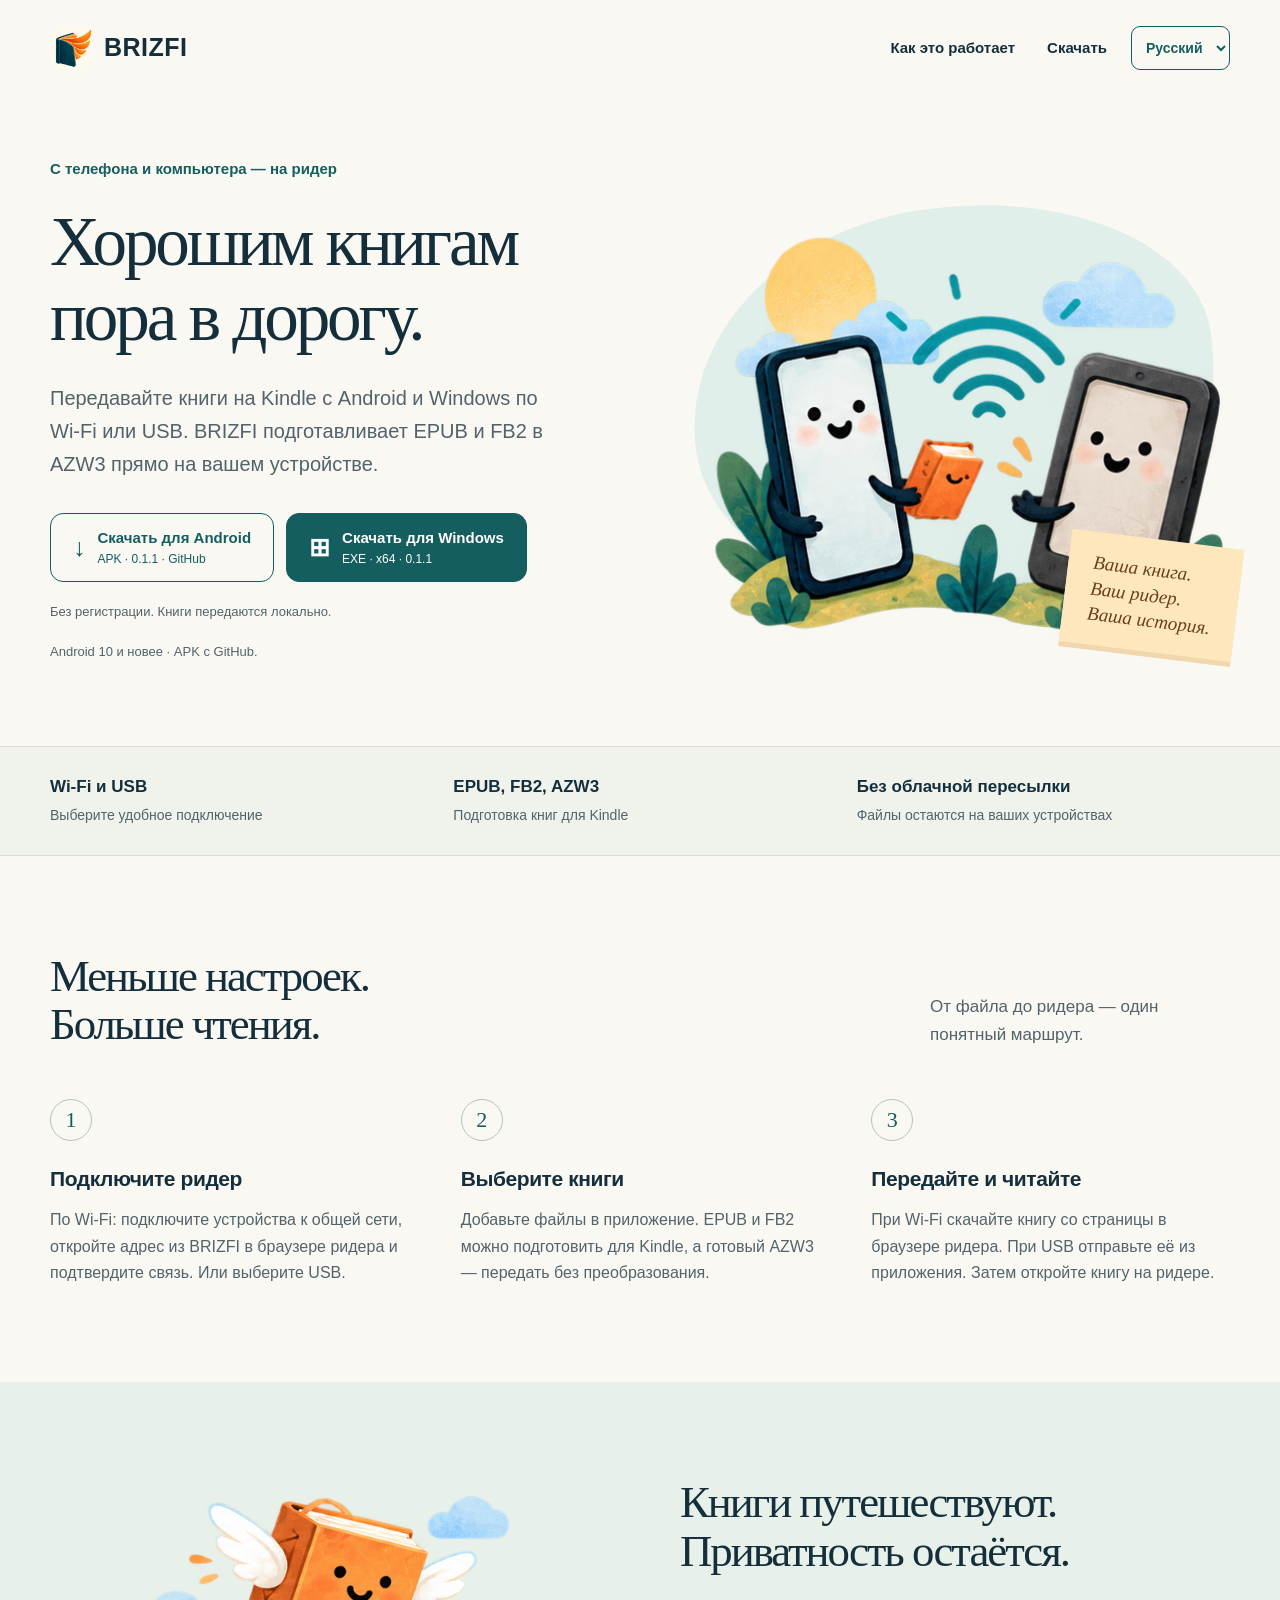
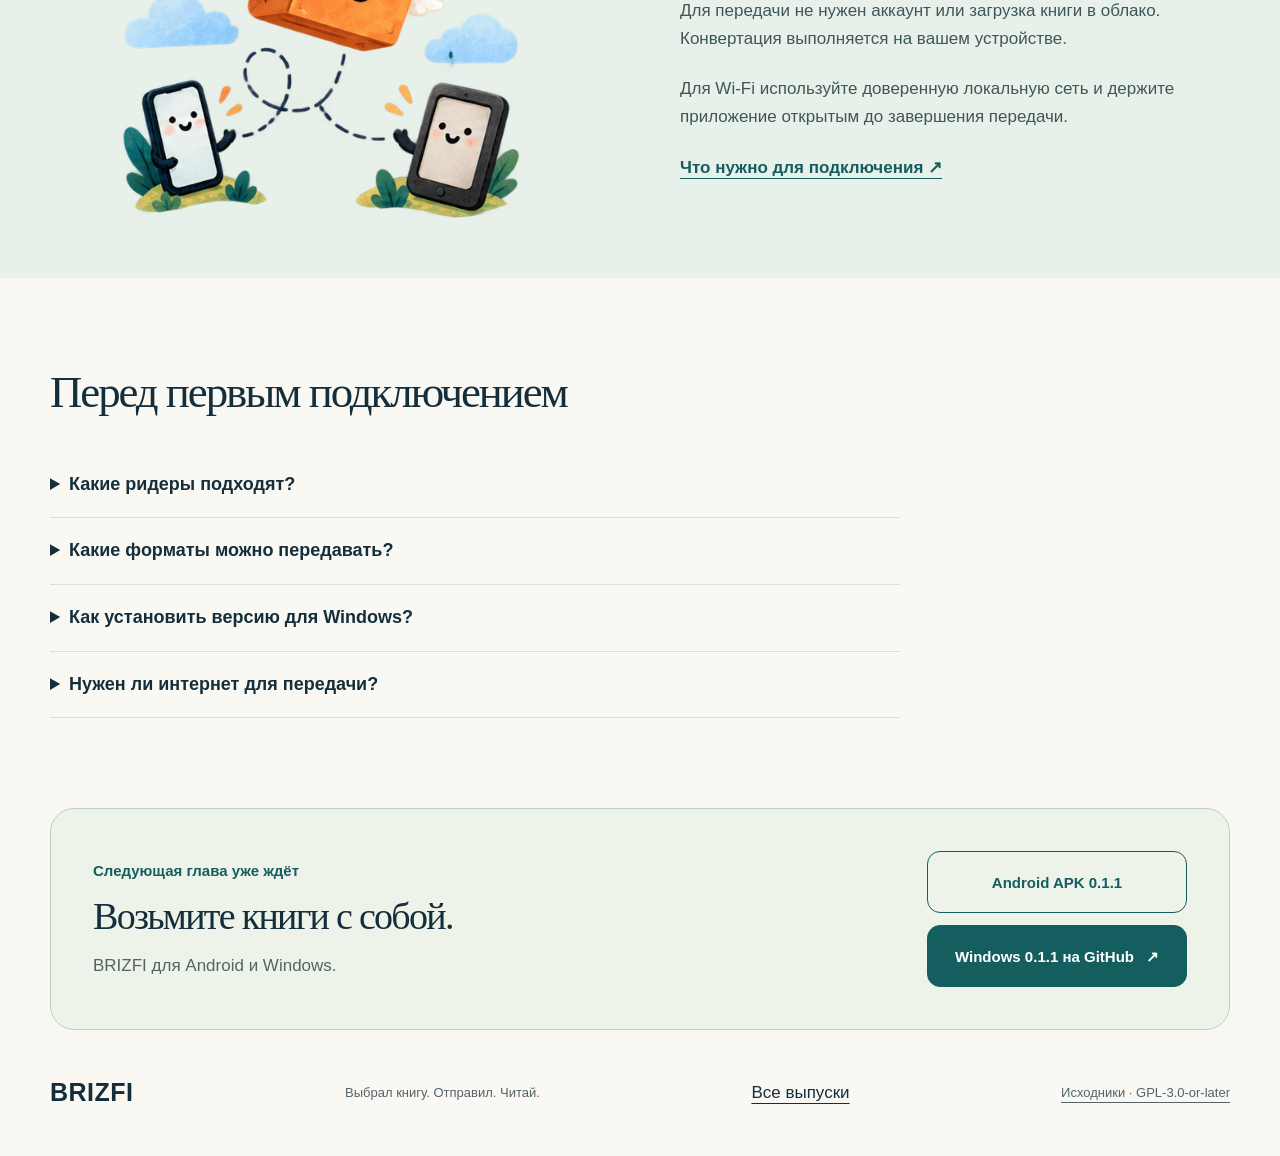
<file: website/index.html>
<!doctype html>
<html lang="ru">
<head>
  <meta charset="utf-8">
  <meta name="google-site-verification" content="7OzxYfjmSGLtBDG_-gRM6zu0zlJpoyIR3Wr3y_saOBA" />
  <meta name="viewport" content="width=device-width, initial-scale=1">
  <meta name="theme-color" content="#155e60">
  <link rel="icon" href="assets/app-icon-v3.png" type="image/png">
  <link rel="stylesheet" href="styles.css?v=languages-1">
  <script src="languages.js?v=seo-2" defer></script>
  <!-- SEO: generated by build_seo.py -->
  <title>BRIZFI — передача книг на Kindle с Android и Windows</title>
  <meta name="description" content="Передавайте книги на Kindle по Wi-Fi или USB с Android и Windows. BRIZFI подготавливает EPUB и FB2 в AZW3 локально, без регистрации и загрузки книг в облако.">
  <meta name="robots" content="index, follow, max-image-preview:large">
  <link rel="canonical" href="https://mkulkov.github.io/brizfi-downloads/">
  <link rel="alternate" hreflang="ru" href="https://mkulkov.github.io/brizfi-downloads/">
  <link rel="alternate" hreflang="en" href="https://mkulkov.github.io/brizfi-downloads/en/">
  <link rel="alternate" hreflang="x-default" href="https://mkulkov.github.io/brizfi-downloads/">
  <link rel="sitemap" type="application/xml" href="https://mkulkov.github.io/brizfi-downloads/sitemap.xml">
  <meta property="og:type" content="website">
  <meta property="og:site_name" content="BRIZFI">
  <meta property="og:locale" content="ru_RU">
  <meta property="og:locale:alternate" content="en_US">
  <meta property="og:url" content="https://mkulkov.github.io/brizfi-downloads/">
  <meta property="og:title" content="BRIZFI — передача книг на Kindle с Android и Windows">
  <meta property="og:description" content="Передавайте книги на Kindle по Wi-Fi или USB с Android и Windows. BRIZFI подготавливает EPUB и FB2 в AZW3 локально, без регистрации и загрузки книг в облако.">
  <meta property="og:image" content="https://mkulkov.github.io/brizfi-downloads/assets/app-icon-v3.png">
  <meta property="og:image:alt" content="BRIZFI">
  <meta name="twitter:card" content="summary">
  <meta name="twitter:title" content="BRIZFI — передача книг на Kindle с Android и Windows">
  <meta name="twitter:description" content="Передавайте книги на Kindle по Wi-Fi или USB с Android и Windows. BRIZFI подготавливает EPUB и FB2 в AZW3 локально, без регистрации и загрузки книг в облако.">
  <meta name="twitter:image" content="https://mkulkov.github.io/brizfi-downloads/assets/app-icon-v3.png">
  <script type="application/ld+json">
{
  "@context": "https://schema.org",
  "@graph": [
    {
      "@type": "WebSite",
      "@id": "https://mkulkov.github.io/brizfi-downloads/#website",
      "url": "https://mkulkov.github.io/brizfi-downloads/",
      "name": "BRIZFI",
      "inLanguage": [
        "ru",
        "en"
      ]
    },
    {
      "@type": "WebPage",
      "@id": "https://mkulkov.github.io/brizfi-downloads/#webpage",
      "url": "https://mkulkov.github.io/brizfi-downloads/",
      "name": "BRIZFI — передача книг на Kindle с Android и Windows",
      "description": "Передавайте книги на Kindle по Wi-Fi или USB с Android и Windows. BRIZFI подготавливает EPUB и FB2 в AZW3 локально, без регистрации и загрузки книг в облако.",
      "inLanguage": "ru",
      "isPartOf": {
        "@id": "https://mkulkov.github.io/brizfi-downloads/#website"
      },
      "about": {
        "@id": "https://mkulkov.github.io/brizfi-downloads/#application"
      }
    },
    {
      "@type": "SoftwareApplication",
      "@id": "https://mkulkov.github.io/brizfi-downloads/#application",
      "name": "BRIZFI",
      "url": "https://mkulkov.github.io/brizfi-downloads/",
      "applicationCategory": "UtilitiesApplication",
      "operatingSystem": "Android, Windows",
      "description": "Передавайте книги на Kindle по Wi-Fi или USB с Android и Windows. BRIZFI подготавливает EPUB и FB2 в AZW3 локально, без регистрации и загрузки книг в облако.",
      "image": "https://mkulkov.github.io/brizfi-downloads/assets/app-icon-v3.png",
      "license": "https://www.gnu.org/licenses/gpl-3.0.html",
      "downloadUrl": "https://github.com/mkulkov/brizfi-downloads/releases"
    }
  ]
}
  </script>
  <!-- /SEO -->
</head>
<body>
  <a class="skip" href="#main" data-i18n="skip">К содержимому</a>
  <header class="wrap header">
    <a class="brand" href="#" aria-label="BRIZFI — на главную" data-i18n-aria-label="homeLabel"><img src="assets/app-icon-v3.png" width="44" height="44" alt="">BRIZFI</a>
    <nav aria-label="Основная навигация" data-i18n-aria-label="navLabel"><a href="#how" data-i18n="navHow">Как это работает</a><a href="#download" data-i18n="navDownload">Скачать</a></nav>
    <label class="language-picker">
      <span class="sr-only">Язык / Language</span>
      <select id="language" aria-label="Язык / Language">
        <option value="ru" lang="ru">Русский</option>
        <option value="en" lang="en">English</option>
      </select>
    </label>
    <noscript><a href="./" hreflang="ru" lang="ru">Русский</a> · <a href="en/" hreflang="en" lang="en">English</a></noscript>
  </header>
  <main id="main">
    <section class="wrap hero" aria-labelledby="hero-title">
      <div class="hero-copy">
        <p class="intro" data-i18n="intro">С телефона и компьютера — на ридер</p>
        <h1 id="hero-title" data-i18n="hero">Хорошим книгам<br>пора в дорогу.</h1>
        <p class="lead" data-i18n="lead">Передавайте книги на Kindle с Android и Windows по Wi-Fi или USB. BRIZFI подготавливает EPUB и FB2 в AZW3 прямо на вашем устройстве.</p>
        <div class="actions">
          <a class="button secondary" href="https://github.com/mkulkov/brizfi-downloads/releases/download/v0.1.1/BRIZFI-0.1.1-3-android.apk"><span aria-hidden="true">↓</span><span data-i18n="storeHero">Скачать для Android<small>APK · 0.1.1 · GitHub</small></span></a>
          <a class="button primary" href="https://github.com/mkulkov/brizfi-downloads/releases/download/v0.1.1/BRIZFI-0.1.1-windows-x64-setup.exe"><span aria-hidden="true">⊞</span><span data-i18n="windowsHero">Скачать для Windows<small>EXE · x64 · 0.1.1</small></span></a>
        </div>
        <p class="quiet" data-i18n="local">Без регистрации. Книги передаются локально.</p><p class="quiet" data-i18n="storePending">Android 10 и новее · APK с GitHub.</p>
      </div>
      <div class="hero-art"><div class="art-disc"></div><img src="assets/connect.png" width="768" height="768" alt="Телефон передаёт книгу электронному ридеру" data-i18n-alt="connectAlt"><span class="paper-note" data-i18n="note">Ваша книга.<br>Ваш ридер.<br>Ваша история.</span></div>
    </section>
    <div class="benefit-band"><div class="wrap benefits"><p><strong data-i18n="connections">Wi-Fi и USB</strong><span data-i18n="connectionHint">Выберите удобное подключение</span></p><p><strong>EPUB, FB2, AZW3</strong><span data-i18n="kindleFormats">Подготовка книг для Kindle</span></p><p><strong data-i18n="noCloud">Без облачной пересылки</strong><span data-i18n="yourDevices">Файлы остаются на ваших устройствах</span></p></div></div>
    <section id="how" class="wrap how" aria-labelledby="how-title">
      <div class="section-heading"><h2 id="how-title" data-i18n="howTitle">Меньше настроек.<br>Больше чтения.</h2><p data-i18n="howIntro">От файла до ридера — один понятный маршрут.</p></div>
      <ol class="steps"><li><span class="step-number">1</span><h3 data-i18n="step1Title">Подключите ридер</h3><p data-i18n="step1">По Wi-Fi: подключите устройства к общей сети, откройте адрес из BRIZFI в браузере ридера и подтвердите связь. Или выберите USB.</p></li><li><span class="step-number">2</span><h3 data-i18n="step2Title">Выберите книги</h3><p data-i18n="step2">Добавьте файлы в приложение. EPUB и FB2 можно подготовить для Kindle, а готовый AZW3 — передать без преобразования.</p></li><li><span class="step-number">3</span><h3 data-i18n="step3Title">Передайте и читайте</h3><p data-i18n="step3">При Wi-Fi скачайте книгу со страницы в браузере ридера. При USB отправьте её из приложения. Затем откройте книгу на ридере.</p></li></ol>
    </section>
    <section class="reading-section"><div class="wrap reading"><img src="assets/transfer.png" width="768" height="768" loading="lazy" alt="Книжная посылка летит от телефона к ридеру" data-i18n-alt="transferAlt"><div><h2 data-i18n="privacyTitle">Книги путешествуют.<br>Приватность остаётся.</h2><p data-i18n="privacy">Для передачи не нужен аккаунт или загрузка книги в облако. Конвертация выполняется на вашем устройстве.</p><p data-i18n="network">Для Wi-Fi используйте доверенную локальную сеть и держите приложение открытым до завершения передачи.</p><a class="text-link" href="#compatibility" data-i18n="requirements">Что нужно для подключения <span aria-hidden="true">↗</span></a></div></div></section>
    <section id="compatibility" class="wrap compatibility" aria-labelledby="compat-title"><h2 id="compat-title" data-i18n="compatTitle">Перед первым подключением</h2><div class="faq">
      <details><summary data-i18n="faq1Title">Какие ридеры подходят?</summary><p data-i18n="faq1">Передача и открытие тестовых книг подтверждены на Kindle Basic 2024. Для Windows также подтверждена передача EPUB по USB на NOOK. Другие модели и сочетания способов подключения требуют отдельной проверки.</p></details>
      <details><summary data-i18n="faq2Title">Какие форматы можно передавать?</summary><p data-i18n="faq2">Для Kindle предусмотрена подготовка EPUB и FB2 в AZW3; готовый AZW3 передаётся без изменений. Для поддерживаемого NOOK используется EPUB. Возможность открытия зависит от ридера. Книги с DRM не поддерживаются.</p></details>
      <details><summary data-i18n="faq3Title">Как установить версию для Windows?</summary><p data-i18n="faq3">Скачайте установщик EXE для Windows x64 и запустите его. Выберите папку установки. После установки откройте BRIZFI из меню «Пуск». Права администратора не нужны. Переносимый ZIP также доступен в релизе на GitHub.</p></details>
      <details><summary data-i18n="faq4Title">Нужен ли интернет для передачи?</summary><p data-i18n="faq4">Для локальной передачи интернет не требуется. Для Wi-Fi устройства должны находиться в одной сети, а браузер ридера — открывать локальную страницу. Трафик HTTP не шифруется, поэтому используйте доверенную сеть. Интернет нужен для скачивания приложения.</p></details>
    </div></section>
    <section id="download" class="wrap download" aria-labelledby="download-title"><div><p class="intro" data-i18n="downloadIntro">Следующая глава уже ждёт</p><h2 id="download-title" data-i18n="downloadTitle">Возьмите книги с собой.</h2><p data-i18n="platforms">BRIZFI для Android и Windows.</p></div><div class="actions"><a class="button secondary" href="https://github.com/mkulkov/brizfi-downloads/releases/download/v0.1.1/BRIZFI-0.1.1-3-android.apk" data-i18n="store">Android APK 0.1.1</a><a class="button primary" href="https://github.com/mkulkov/brizfi-downloads/releases/download/v0.1.1/BRIZFI-0.1.1-windows-x64-setup.exe" data-i18n="windows">Windows 0.1.1 на GitHub <span aria-hidden="true">↗</span></a></div></section>
  </main>
  <footer class="wrap footer"><a class="brand" href="#">BRIZFI</a><p data-i18n="tagline">Выбрал книгу. Отправил. Читай.</p><a href="https://github.com/mkulkov/brizfi-downloads/releases" data-i18n="releases">Все выпуски</a><a href="https://github.com/mkulkov/brizfi-downloads" data-i18n="source">Исходники · GPL-3.0-or-later</a></footer>
</body>
</html>
</file>
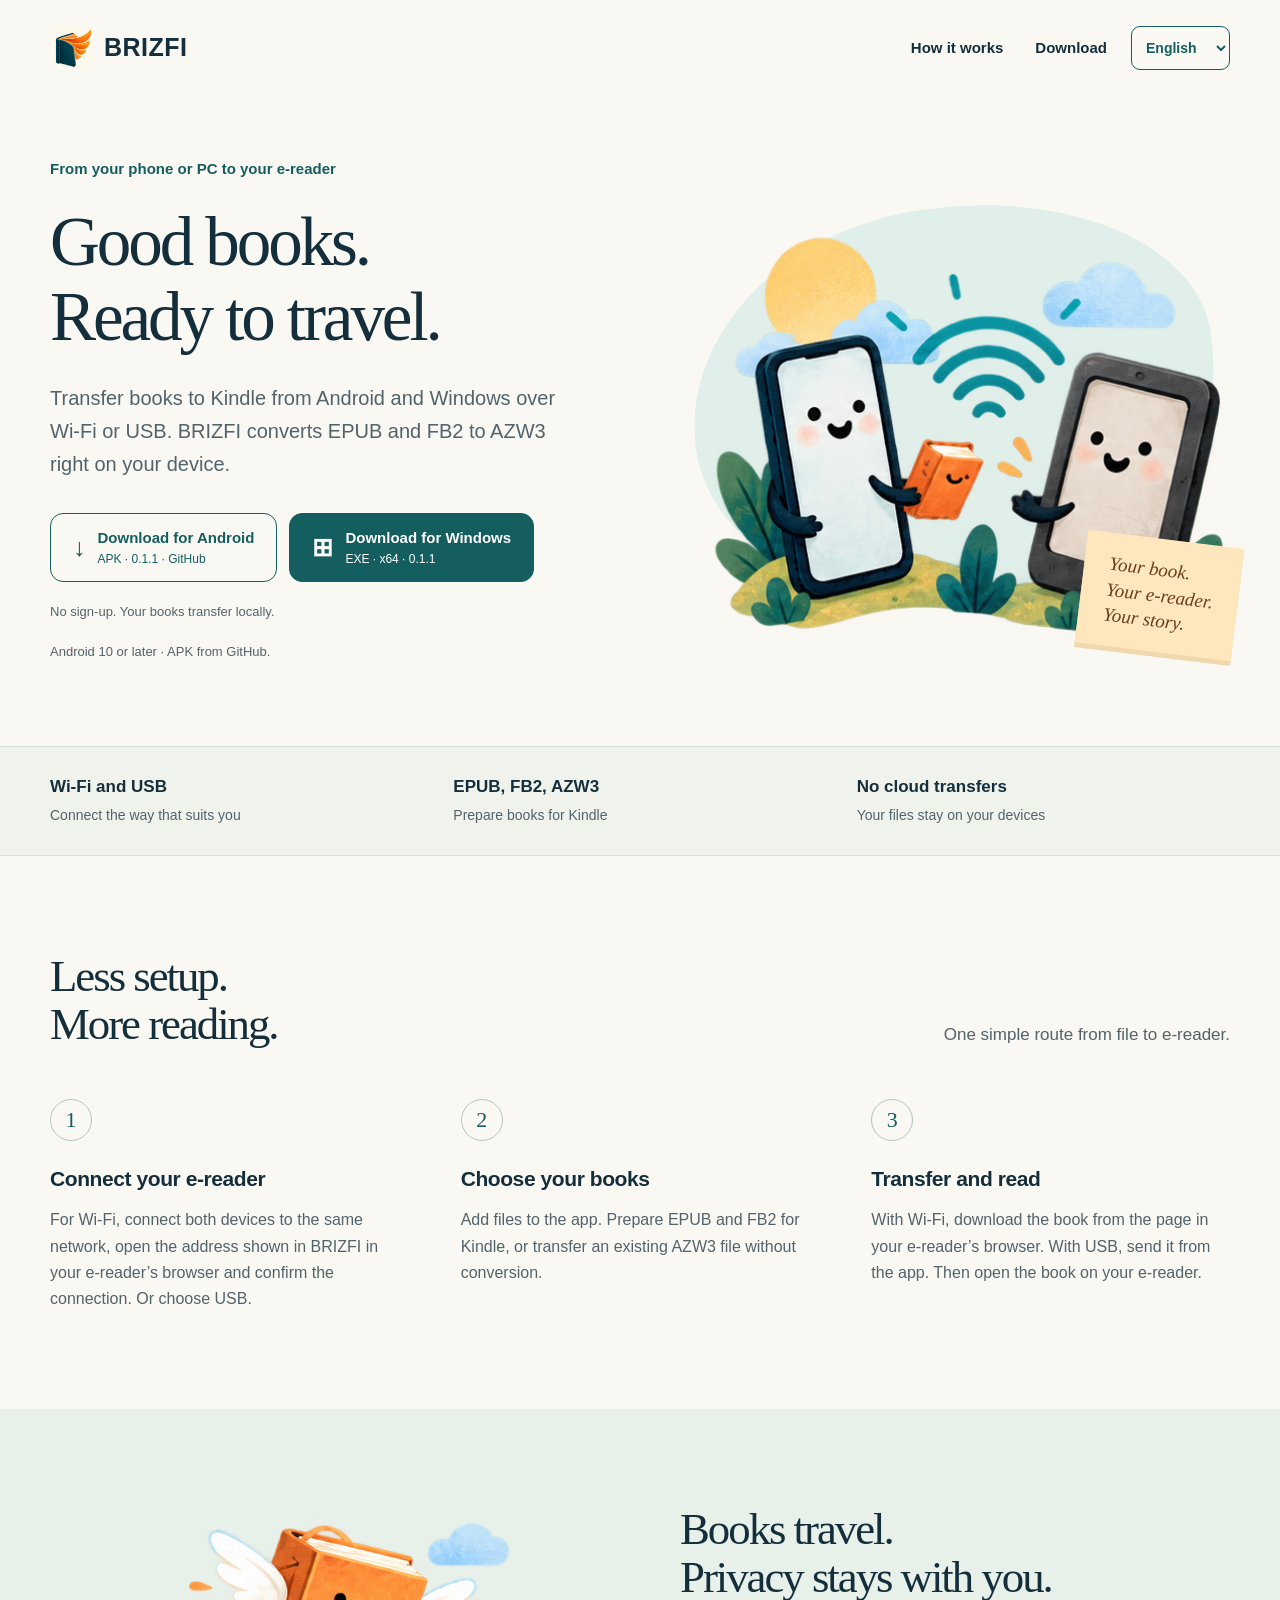
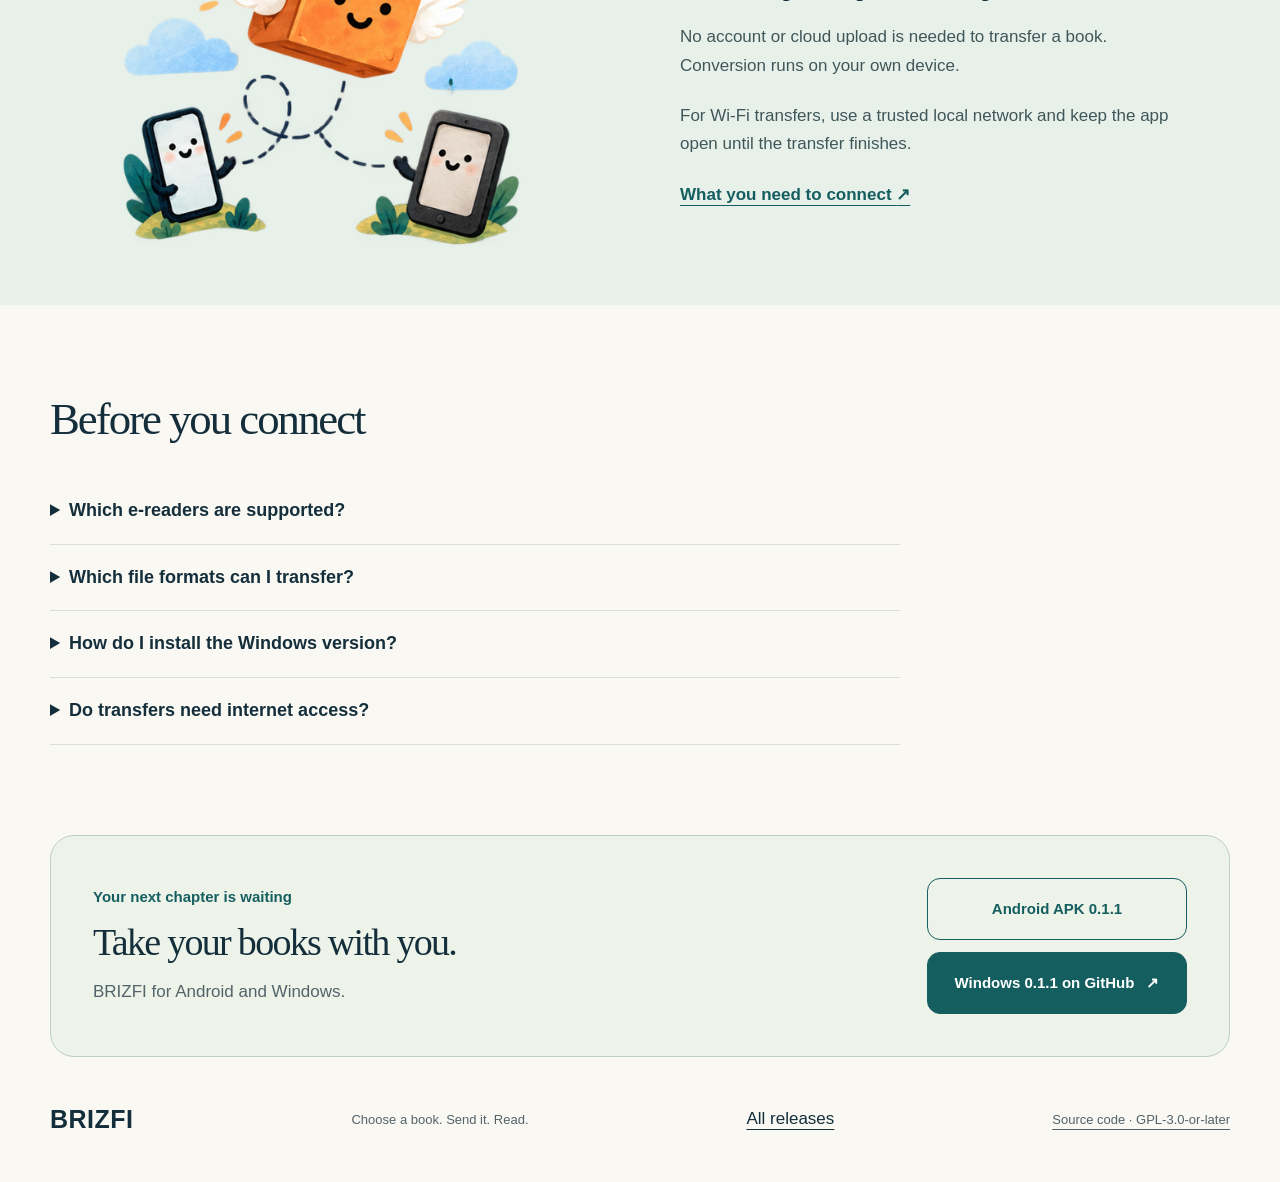
<file: website/en/index.html>
<!doctype html>
<html lang="en">
<head>
  <meta charset="utf-8">
  <meta name="google-site-verification" content="7OzxYfjmSGLtBDG_-gRM6zu0zlJpoyIR3Wr3y_saOBA" />
  <meta name="viewport" content="width=device-width, initial-scale=1">
  <meta name="theme-color" content="#155e60">
  <link rel="icon" href="../assets/app-icon-v3.png" type="image/png">
  <link rel="stylesheet" href="../styles.css?v=languages-1">
  <script src="../languages.js?v=seo-2" defer></script>
  <!-- SEO: generated by build_seo.py -->
  <title>BRIZFI — transfer books to Kindle from Android and Windows</title>
  <meta name="description" content="Transfer books to Kindle over Wi-Fi or USB from Android and Windows. BRIZFI converts EPUB and FB2 to AZW3 locally, without sign-up or uploading books to the cloud.">
  <meta name="robots" content="index, follow, max-image-preview:large">
  <link rel="canonical" href="https://mkulkov.github.io/brizfi-downloads/en/">
  <link rel="alternate" hreflang="ru" href="https://mkulkov.github.io/brizfi-downloads/">
  <link rel="alternate" hreflang="en" href="https://mkulkov.github.io/brizfi-downloads/en/">
  <link rel="alternate" hreflang="x-default" href="https://mkulkov.github.io/brizfi-downloads/">
  <link rel="sitemap" type="application/xml" href="https://mkulkov.github.io/brizfi-downloads/sitemap.xml">
  <meta property="og:type" content="website">
  <meta property="og:site_name" content="BRIZFI">
  <meta property="og:locale" content="en_US">
  <meta property="og:locale:alternate" content="ru_RU">
  <meta property="og:url" content="https://mkulkov.github.io/brizfi-downloads/en/">
  <meta property="og:title" content="BRIZFI — transfer books to Kindle from Android and Windows">
  <meta property="og:description" content="Transfer books to Kindle over Wi-Fi or USB from Android and Windows. BRIZFI converts EPUB and FB2 to AZW3 locally, without sign-up or uploading books to the cloud.">
  <meta property="og:image" content="https://mkulkov.github.io/brizfi-downloads/assets/app-icon-v3.png">
  <meta property="og:image:alt" content="BRIZFI">
  <meta name="twitter:card" content="summary">
  <meta name="twitter:title" content="BRIZFI — transfer books to Kindle from Android and Windows">
  <meta name="twitter:description" content="Transfer books to Kindle over Wi-Fi or USB from Android and Windows. BRIZFI converts EPUB and FB2 to AZW3 locally, without sign-up or uploading books to the cloud.">
  <meta name="twitter:image" content="https://mkulkov.github.io/brizfi-downloads/assets/app-icon-v3.png">
  <script type="application/ld+json">
{
  "@context": "https://schema.org",
  "@graph": [
    {
      "@type": "WebSite",
      "@id": "https://mkulkov.github.io/brizfi-downloads/#website",
      "url": "https://mkulkov.github.io/brizfi-downloads/",
      "name": "BRIZFI",
      "inLanguage": [
        "ru",
        "en"
      ]
    },
    {
      "@type": "WebPage",
      "@id": "https://mkulkov.github.io/brizfi-downloads/en/#webpage",
      "url": "https://mkulkov.github.io/brizfi-downloads/en/",
      "name": "BRIZFI — transfer books to Kindle from Android and Windows",
      "description": "Transfer books to Kindle over Wi-Fi or USB from Android and Windows. BRIZFI converts EPUB and FB2 to AZW3 locally, without sign-up or uploading books to the cloud.",
      "inLanguage": "en",
      "isPartOf": {
        "@id": "https://mkulkov.github.io/brizfi-downloads/#website"
      },
      "about": {
        "@id": "https://mkulkov.github.io/brizfi-downloads/#application"
      }
    },
    {
      "@type": "SoftwareApplication",
      "@id": "https://mkulkov.github.io/brizfi-downloads/#application",
      "name": "BRIZFI",
      "url": "https://mkulkov.github.io/brizfi-downloads/",
      "applicationCategory": "UtilitiesApplication",
      "operatingSystem": "Android, Windows",
      "description": "Transfer books to Kindle over Wi-Fi or USB from Android and Windows. BRIZFI converts EPUB and FB2 to AZW3 locally, without sign-up or uploading books to the cloud.",
      "image": "https://mkulkov.github.io/brizfi-downloads/assets/app-icon-v3.png",
      "license": "https://www.gnu.org/licenses/gpl-3.0.html",
      "downloadUrl": "https://github.com/mkulkov/brizfi-downloads/releases"
    }
  ]
}
  </script>
  <!-- /SEO -->
</head>
<body>
  <a class="skip" href="#main" data-i18n="skip">Skip to content</a>
  <header class="wrap header">
    <a class="brand" href="#" aria-label="BRIZFI — home" data-i18n-aria-label="homeLabel"><img src="../assets/app-icon-v3.png" width="44" height="44" alt="">BRIZFI</a>
    <nav aria-label="Main navigation" data-i18n-aria-label="navLabel"><a href="#how" data-i18n="navHow">How it works</a><a href="#download" data-i18n="navDownload">Download</a></nav>
    <label class="language-picker">
      <span class="sr-only">Язык / Language</span>
      <select id="language" aria-label="Язык / Language">
        <option value="ru" lang="ru">Русский</option>
        <option value="en" lang="en" selected>English</option>
      </select>
    </label>
    <noscript><a href="../" hreflang="ru" lang="ru">Русский</a> · <a href="./" hreflang="en" lang="en">English</a></noscript>
  </header>
  <main id="main">
    <section class="wrap hero" aria-labelledby="hero-title">
      <div class="hero-copy">
        <p class="intro" data-i18n="intro">From your phone or PC to your e-reader</p>
        <h1 id="hero-title" data-i18n="hero">Good books.<br>Ready to travel.</h1>
        <p class="lead" data-i18n="lead">Transfer books to Kindle from Android and Windows over Wi-Fi or USB. BRIZFI converts EPUB and FB2 to AZW3 right on your device.</p>
        <div class="actions">
          <a class="button secondary" href="https://github.com/mkulkov/brizfi-downloads/releases/download/v0.1.1/BRIZFI-0.1.1-3-android.apk"><span aria-hidden="true">↓</span><span data-i18n="storeHero">Download for Android<small>APK · 0.1.1 · GitHub</small></span></a>
          <a class="button primary" href="https://github.com/mkulkov/brizfi-downloads/releases/download/v0.1.1/BRIZFI-0.1.1-windows-x64-setup.exe"><span aria-hidden="true">⊞</span><span data-i18n="windowsHero">Download for Windows<small>EXE · x64 · 0.1.1</small></span></a>
        </div>
        <p class="quiet" data-i18n="local">No sign-up. Your books transfer locally.</p><p class="quiet" data-i18n="storePending">Android 10 or later · APK from GitHub.</p>
      </div>
      <div class="hero-art"><div class="art-disc"></div><img src="../assets/connect.png" width="768" height="768" alt="A phone sends a book to an e-reader" data-i18n-alt="connectAlt"><span class="paper-note" data-i18n="note">Your book.<br>Your e-reader.<br>Your story.</span></div>
    </section>
    <div class="benefit-band"><div class="wrap benefits"><p><strong data-i18n="connections">Wi-Fi and USB</strong><span data-i18n="connectionHint">Connect the way that suits you</span></p><p><strong>EPUB, FB2, AZW3</strong><span data-i18n="kindleFormats">Prepare books for Kindle</span></p><p><strong data-i18n="noCloud">No cloud transfers</strong><span data-i18n="yourDevices">Your files stay on your devices</span></p></div></div>
    <section id="how" class="wrap how" aria-labelledby="how-title">
      <div class="section-heading"><h2 id="how-title" data-i18n="howTitle">Less setup.<br>More reading.</h2><p data-i18n="howIntro">One simple route from file to e-reader.</p></div>
      <ol class="steps"><li><span class="step-number">1</span><h3 data-i18n="step1Title">Connect your e-reader</h3><p data-i18n="step1">For Wi-Fi, connect both devices to the same network, open the address shown in BRIZFI in your e-reader’s browser and confirm the connection. Or choose USB.</p></li><li><span class="step-number">2</span><h3 data-i18n="step2Title">Choose your books</h3><p data-i18n="step2">Add files to the app. Prepare EPUB and FB2 for Kindle, or transfer an existing AZW3 file without conversion.</p></li><li><span class="step-number">3</span><h3 data-i18n="step3Title">Transfer and read</h3><p data-i18n="step3">With Wi-Fi, download the book from the page in your e-reader’s browser. With USB, send it from the app. Then open the book on your e-reader.</p></li></ol>
    </section>
    <section class="reading-section"><div class="wrap reading"><img src="../assets/transfer.png" width="768" height="768" loading="lazy" alt="A book parcel flies from a phone to an e-reader" data-i18n-alt="transferAlt"><div><h2 data-i18n="privacyTitle">Books travel.<br>Privacy stays with you.</h2><p data-i18n="privacy">No account or cloud upload is needed to transfer a book. Conversion runs on your own device.</p><p data-i18n="network">For Wi-Fi transfers, use a trusted local network and keep the app open until the transfer finishes.</p><a class="text-link" href="#compatibility" data-i18n="requirements">What you need to connect <span aria-hidden="true">↗</span></a></div></div></section>
    <section id="compatibility" class="wrap compatibility" aria-labelledby="compat-title"><h2 id="compat-title" data-i18n="compatTitle">Before you connect</h2><div class="faq">
      <details><summary data-i18n="faq1Title">Which e-readers are supported?</summary><p data-i18n="faq1">Transferring and opening test books has been verified on Kindle Basic 2024. EPUB transfer to NOOK over USB has also been verified on Windows. Other models and connection methods need separate testing.</p></details>
      <details><summary data-i18n="faq2Title">Which file formats can I transfer?</summary><p data-i18n="faq2">For Kindle, EPUB and FB2 can be converted to AZW3; existing AZW3 files transfer unchanged. Supported NOOK devices use EPUB. Whether a book opens depends on the e-reader. DRM-protected books are not supported.</p></details>
      <details><summary data-i18n="faq3Title">How do I install the Windows version?</summary><p data-i18n="faq3">Download and run the Windows x64 EXE installer. Choose an installation folder, then open BRIZFI from the Start menu. Administrator rights are not required. A portable ZIP is also available in the GitHub release.</p></details>
      <details><summary data-i18n="faq4Title">Do transfers need internet access?</summary><p data-i18n="faq4">Local transfers do not need internet access. For Wi-Fi, both devices must share a network and the e-reader’s browser must be able to open the local page. HTTP traffic is not encrypted, so use a trusted network. Downloading the app requires internet access.</p></details>
    </div></section>
    <section id="download" class="wrap download" aria-labelledby="download-title"><div><p class="intro" data-i18n="downloadIntro">Your next chapter is waiting</p><h2 id="download-title" data-i18n="downloadTitle">Take your books with you.</h2><p data-i18n="platforms">BRIZFI for Android and Windows.</p></div><div class="actions"><a class="button secondary" href="https://github.com/mkulkov/brizfi-downloads/releases/download/v0.1.1/BRIZFI-0.1.1-3-android.apk" data-i18n="store">Android APK 0.1.1</a><a class="button primary" href="https://github.com/mkulkov/brizfi-downloads/releases/download/v0.1.1/BRIZFI-0.1.1-windows-x64-setup.exe" data-i18n="windows">Windows 0.1.1 on GitHub <span aria-hidden="true">↗</span></a></div></section>
  </main>
  <footer class="wrap footer"><a class="brand" href="#">BRIZFI</a><p data-i18n="tagline">Choose a book. Send it. Read.</p><a href="https://github.com/mkulkov/brizfi-downloads/releases" data-i18n="releases">All releases</a><a href="https://github.com/mkulkov/brizfi-downloads" data-i18n="source">Source code · GPL-3.0-or-later</a></footer>
</body>
</html>
</file>
<file: website/styles.css>
:root{color-scheme:light;--paper:#faf8f3;--ink:#142f3b;--teal:#155e60;--muted:#52636a;--line:#d9dfd8;--orange:#f8a35d}*{box-sizing:border-box}html{scroll-behavior:smooth;scroll-padding-top:24px}body{margin:0;background:var(--paper);color:var(--ink);font:17px/1.65 "Segoe UI",Arial,sans-serif}a{color:inherit;text-underline-offset:5px}img{max-width:100%;height:auto}h1,h2,h3,p{margin:0}h1,h2{font-family:Georgia,"Times New Roman",serif;font-weight:500;line-height:1.08;letter-spacing:-.045em}h1{font-size:clamp(48px,5.4vw,78px)}h2{font-size:clamp(34px,3.5vw,49px)}h3{font-size:21px;line-height:1.3;letter-spacing:-.02em}.wrap{width:min(1180px,calc(100% - 64px));margin-inline:auto}.header{display:flex;align-items:center;justify-content:space-between;padding-block:24px}.brand{display:inline-flex;align-items:center;gap:10px;font-size:25px;font-weight:800;letter-spacing:.02em;text-decoration:none}.brand img{border-radius:12px}.header nav{display:flex;gap:32px}.header nav a{display:flex;align-items:center;min-height:48px;text-decoration:none;font-weight:600;font-size:15px}.header nav a:hover,.text-link:hover{color:var(--teal);text-decoration:underline}.hero{display:grid;grid-template-columns:1.1fr 1fr;align-items:center;gap:30px;min-height:650px;padding-block:48px 70px}.intro{color:var(--teal);font-size:15px;font-weight:650;margin-bottom:23px}.lead{max-width:520px;font-size:20px;line-height:1.65;margin-top:28px;color:var(--muted)}.actions{display:flex;flex-wrap:wrap;gap:12px;margin-top:32px}.button{display:inline-flex;align-items:center;justify-content:center;gap:12px;min-height:62px;padding:13px 22px;border-radius:13px;text-decoration:none;font-size:15px;font-weight:650;line-height:1.4;border:1px solid var(--teal)}.button small{display:block;font-size:12px;font-weight:400;margin-top:3px}.button>span:first-child:not(:only-child){font-size:25px}.primary{background:var(--teal);color:white}.secondary{background:transparent;color:var(--teal)}.button:hover{background:#104a4c;color:white}.quiet{font-size:13px;color:var(--muted);margin-top:19px}.hero-art{position:relative;isolation:isolate}.hero-art>img{display:block;position:relative;width:100%}.art-disc{position:absolute;z-index:-1;inset:9% 2%;background:#e1efea;border-radius:49% 51% 42% 58% / 51% 40% 60% 49%;transform:rotate(-8deg)}.paper-note{position:absolute;right:-8px;bottom:5px;transform:rotate(7deg);background:#ffe7bd;padding:18px 25px;color:#69401b;font:italic 19px/1.35 Georgia,serif;box-shadow:0 5px 0 #f0d7ad}.benefit-band{border-block:1px solid var(--line);background:#f0f3ec}.benefits{display:grid;grid-template-columns:repeat(3,1fr);gap:30px;padding-block:26px}.benefits strong{display:block;font-size:17px}.benefits span{font-size:14px;color:var(--muted)}.how{padding-block:96px}.section-heading{display:flex;justify-content:space-between;align-items:end;gap:40px}.section-heading>p{max-width:300px;color:var(--muted)}.steps{list-style:none;display:grid;grid-template-columns:repeat(3,1fr);gap:52px;margin:50px 0 0;padding:0}.step-number{display:grid;place-items:center;width:42px;height:42px;border:1px solid #b2c7bc;border-radius:50%;color:var(--teal);font-family:Georgia,serif;font-size:22px;margin-bottom:24px}.steps p{font-size:16px;color:var(--muted);margin-top:15px}.reading-section{background:#e8f0ea}.reading{display:grid;grid-template-columns:1fr 1fr;gap:80px;align-items:center;padding-block:48px}.reading>img{max-height:400px;object-fit:contain}.reading p{margin-top:22px;color:#3f5759;max-width:500px}.text-link{display:inline-block;color:var(--teal);font-weight:600;margin-top:23px}.compatibility{padding-block:90px}.compatibility h2{margin-bottom:35px}.faq{max-width:850px}details{border-bottom:1px solid var(--line)}summary{cursor:pointer;min-height:64px;padding:18px 28px 18px 0;font-weight:600;font-size:18px}details p{max-width:750px;padding:0 0 23px;color:var(--muted)}.download{border:1px solid #bdcfc4;background:#eef3e9;border-radius:24px;padding:42px;display:flex;align-items:center;justify-content:space-between;gap:35px}.download .intro{margin-bottom:12px}.download h2{font-size:38px}.download p:not(.intro){margin-top:15px;color:var(--muted)}.download .actions{margin-top:0;max-width:260px;width:100%}.download .button{width:100%}.footer{padding-block:42px;display:flex;align-items:center;justify-content:space-between;gap:24px}.footer p,.footer>a:last-child{font-size:13px;color:var(--muted)}:focus-visible{outline:3px solid #a34713;outline-offset:5px}.skip{position:fixed;top:12px;left:16px;background:white;padding:12px 20px;z-index:10;clip-path:inset(100%)}.skip:focus{clip-path:none}@media(max-width:950px){.hero{gap:15px;min-height:550px}.hero .actions{flex-direction:column;align-items:start}.hero .button{min-width:230px}.paper-note{right:0;font-size:16px}.steps{gap:25px}.reading{gap:30px}}@media(max-width:680px){.wrap{width:calc(100% - 40px)}.header{padding-block:16px}.header nav{gap:15px}.header nav a{font-size:13px}.header nav a:first-child{display:none}.hero{grid-template-columns:1fr;padding-block:32px 50px;gap:26px}.hero .actions{flex-direction:row;align-items:stretch}.hero .button{min-width:0;flex:1;padding:12px;gap:8px;font-size:14px}.hero-copy .intro{font-size:13px}.lead{font-size:18px;margin-top:22px}.hero-art{width:min(390px,100%);margin-inline:auto}.paper-note{bottom:0;right:0}.benefits{grid-template-columns:1fr;gap:18px}.benefits p{display:flex;flex-wrap:wrap;align-items:baseline;column-gap:14px}.benefits strong{font-size:16px}.how,.compatibility{padding-block:60px}.section-heading{display:block}.section-heading>p{margin-top:22px}.steps{grid-template-columns:1fr;gap:32px;margin-top:32px}.steps li{padding-left:60px;position:relative}.step-number{position:absolute;left:0;top:0}.steps p{margin-top:9px}.reading{grid-template-columns:1fr;gap:24px;padding-block:32px 45px}.reading>img{max-height:280px;width:100%}.download{display:block;padding:27px;border-radius:18px}.download h2{font-size:34px}.download .actions{margin-top:26px;max-width:none}.footer{flex-wrap:wrap;padding-block:32px;gap:12px}.footer .brand{width:100%}}@media(prefers-reduced-motion:reduce){html{scroll-behavior:auto}}@media(forced-colors:active){.button,.download,.step-number{border:1px solid ButtonText}}

/* Native language picker stays available at narrow widths. */
.header{gap:24px}.header nav{margin-left:auto}.language-picker{flex-shrink:0}.language-picker select{min-height:44px;max-width:130px;padding:8px 10px;border:1px solid var(--teal);border-radius:9px;background:var(--paper);color:var(--teal);font:600 14px "Segoe UI",Arial,sans-serif;cursor:pointer}.sr-only{position:absolute;width:1px;height:1px;padding:0;margin:-1px;overflow:hidden;clip-path:inset(50%);white-space:nowrap;border:0}@media(max-width:680px){.header{gap:12px}.header nav{display:none}.language-picker{margin-left:auto}}
</file>
